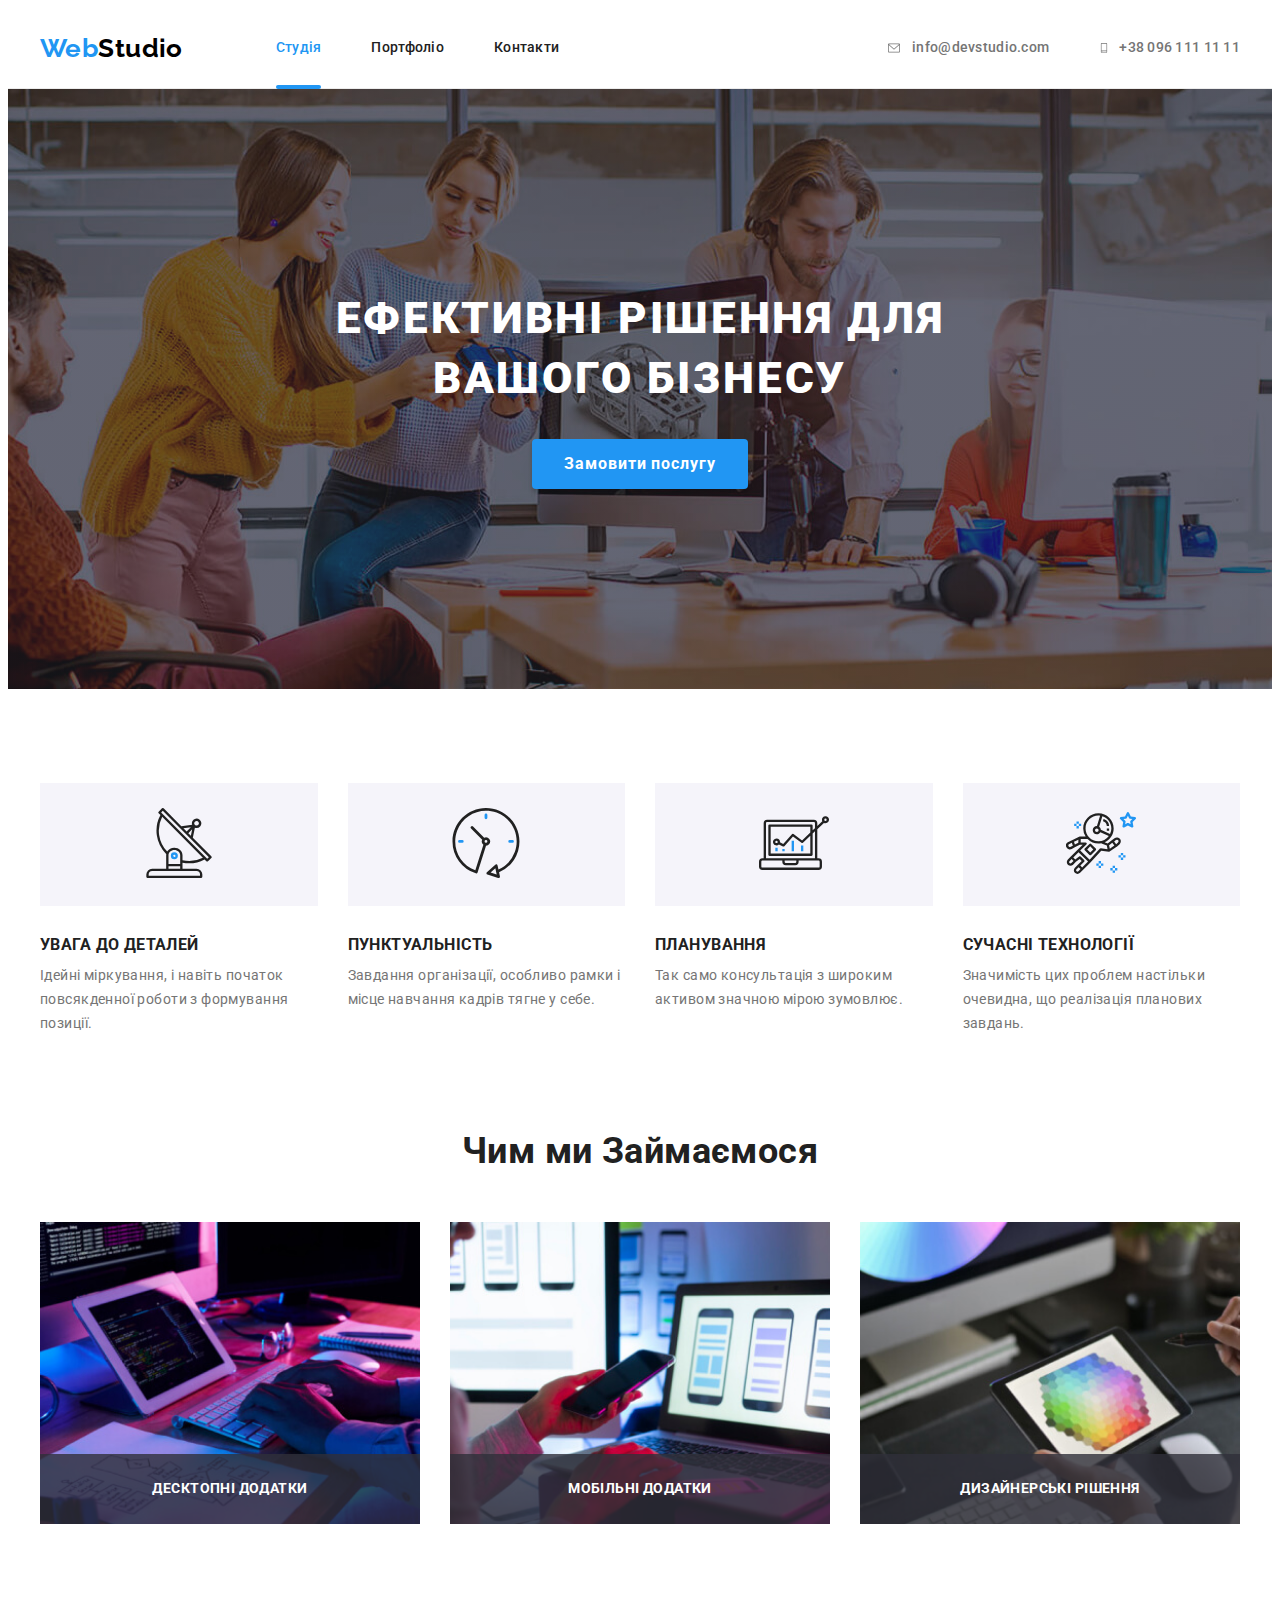
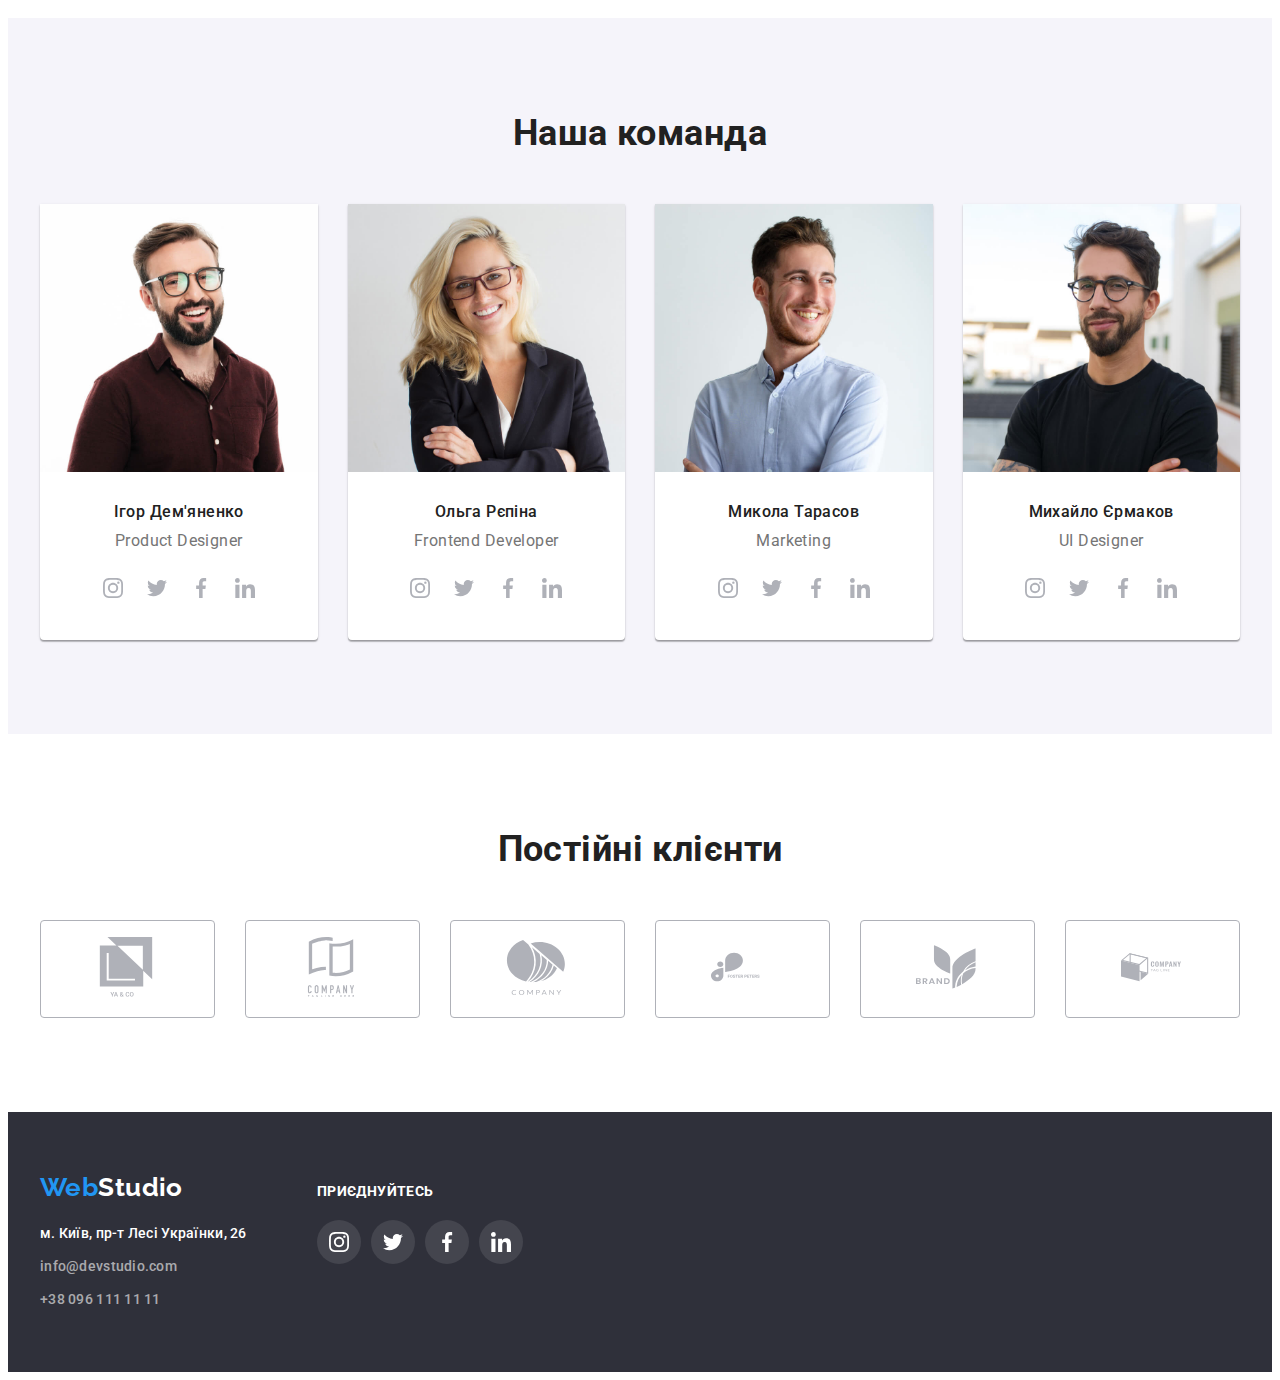
<file: index.html>
<!DOCTYPE html>
<html lang="uk">

<head>
  <meta charset="UTF-8">
  <meta http-equiv="X-UA-Compatible" content="IE=edge">
  <meta name="viewport" content="width=device-width, initial-scale=1.0">
  <title>Студія</title>
  <link rel="preconnect" href="https://fonts.googleapis.com">
  <link rel="preconnect" href="https://fonts.gstatic.com" crossorigin>
  <link href="https://fonts.googleapis.com/css2?family=Raleway:wght@700&family=Roboto:wght@400;500;700;900&display=swap"
    rel="stylesheet">
  <link rel="stylesheet" href="https://cdnjs.cloudflare.com/ajax/libs/modern-normalize/1.1.0/modern-normalize.min.css"
    integrity="sha512-wpPYUAdjBVSE4KJnH1VR1HeZfpl1ub8YT/NKx4PuQ5NmX2tKuGu6U/JRp5y+Y8XG2tV+wKQpNHVUX03MfMFn9Q=="
    crossorigin="anonymous" referrerpolicy="no-referrer" />
  <link rel="stylesheet" href="./css/styles.css">
</head>

<body>
  <header class="header">
    <div class="container">
      <nav class="left-content">
        <a class="main-logo" href="./index.html"><span class="accent-text">Web</span>Studio</a>
        <ul class="main-nav list">
          <li class="main-nav-item"><a class="current link" href="./index.html">Студія</a></li>
          <li class="main-nav-item"><a class="link" href="./portfolio.html">Портфоліо</a></li>
          <li class="main-nav-item"><a class="link" href="">Контакти</a></li>
        </ul>
      </nav>
      <ul class="head-contact list">
        <li class="contact-item"><a class="link" href="mailto:info@devstudio.com">
            <svg class="contact-icon" width="16" height="12">
              <use href="./images/sprite.svg#icon-envelope"></use>
            </svg>
            info@devstudio.com
          </a></li>
        <li class="contact-item"><a class="link" href="tel:+380961111111">
            <svg class="contact-icon" width="10" height="16">
              <use href="./images/sprite.svg#icon-smartphone"></use>
            </svg>
            +38 096 111 11 11
          </a></li>
      </ul>
    </div>
  </header>
  <main>
    <!-- Герой -->
    <section class="hero">
      <h1 class="hero-title">Ефективні рішення для вашого бізнесу</h1>
      <button class="btn hero-btn" type="button" data-modal-open>Замовити послугу</button>
    </section>
    <!-- Переваги -->
    <section class="section advantages">
      <div class="container">
        <h2 class="section-title visually-hidden">Переваги</h2>
        <ul class="advantages-list list">
          <li class="advantages-item">
            <div class="thumb-icon">
              <svg class="icon-advantages" width="70" height="70">
                <use href="./images/sprite.svg#icon-antenna"></use>
              </svg>
            </div>
            <h3 class="item-title">УВАГА ДО ДЕТАЛЕЙ</h3>
            <p class="item-text">Ідейні міркування, і навіть початок повсякденної роботи з формування позиції.</p>
          </li>
          <li class="advantages-item">
            <div class="thumb-icon">
              <svg class="icon-advantages" width="70" height="70">
                <use href="./images/sprite.svg#icon-clock"></use>
              </svg>
            </div>
            <h3 class="item-title">ПУНКТУАЛЬНІСТЬ</h3>
            <p class="item-text">Завдання організації, особливо рамки і місце навчання кадрів тягне у себе.</p>
          </li>
          <li class="advantages-item">
            <div class="thumb-icon">
              <svg class="icon-advantages" width="70" height="70">
                <use href="./images/sprite.svg#icon-diagram"></use>
              </svg>
            </div>
            <h3 class="item-title">ПЛАНУВАННЯ</h3>
            <p class="item-text">Так само консультація з широким активом значною мірою зумовлює.</p>
          </li>
          <li class="advantages-item">
            <div class="thumb-icon">
              <svg class="icon-advantages" width="70" height="70">
                <use href="./images/sprite.svg#icon-astronaut"></use>
              </svg>
            </div>
            <h3 class="item-title">СУЧАСНІ ТЕХНОЛОГІЇ</h3>
            <p class="item-text">Значимість цих проблем настільки очевидна, що реалізація планових завдань.</p>
          </li>
        </ul>
      </div>
    </section>
    <!-- Чим ми Займаємося -->
    <section class="section works">
      <div class="container">
        <h2 class="section-title">Чим ми Займаємося</h2>
        <ul class="list">
          <li class="works-item">
            <img src="images/work_1.jpg" alt="Руки на клавіатурі перед планшетом" width="370">
            <p class="works-text">Десктопні додатки</p>
          </li>
          <li class="works-item">
            <img src="images/work_2.jpg" alt="Рука тримає телефон перед ноутбуком з картинками теефонів" width="370">
            <p class="works-text">Мобільні додатки</p>
          </li>
          <li class="works-item">
            <img src="images/work_3.jpg" alt="планшет з зображенням кольорової гами у руці " width="370">
            <p class="works-text">Дизайнерські рішення</p>
          </li>
        </ul>
      </div>
    </section>
    <!-- Наша команда -->
    <section class="section team">
      <div class="container">
        <h2 class="section-title">Наша команда</h2>
        <ul class="list">
          <li class="list-item">
            <img src="images/team_1.jpg" alt="Чоловік в окулярах з бородою посміхається" width="270">
            <div class="team-content">
              <h3 class="item-title">Ігор Дем'яненко</h3>
              <p class="item-text">Product Designer</p>
              <ul class="social-list list">
                <li class="social-item">
                  <a class="link" href="">
                    <svg class="icon" width="20" height="20">
                      <use href="./images/sprite.svg#icon-instagram"></use>
                    </svg>
                  </a>
                </li>
                <li class="social-item">
                  <a class="link" href="">
                    <svg class="icon" width="20" height="20">
                      <use href="./images/sprite.svg#icon-twitter"></use>
                    </svg>
                  </a>
                </li>
                <li class="social-item">
                  <a class="link" href="">
                    <svg class="icon" width="20" height="20">
                      <use href="./images/sprite.svg#icon-facebook"></use>
                    </svg>
                  </a>
                </li>
                <li class="social-item">
                  <a class="link" href="">
                    <svg class="icon" width="20" height="20">
                      <use href="./images/sprite.svg#icon-linkedin"></use>
                    </svg>
                  </a>
                </li>
              </ul>
            </div>
          </li>
          <li class="list-item">
            <img src="images/team_2.jpg" alt="Світловолоса жінка в окулярах посміхається" width="270">
            <div class="team-content">
              <h3 class="item-title">Ольга Рєпіна</h3>
              <p class="item-text">Frontend Developer</p>
              <ul class="social-list list">
                <li class="social-item">
                  <a class="link" href="">
                    <svg class="icon" width="20" height="20">
                      <use href="./images/sprite.svg#icon-instagram"></use>
                    </svg>
                  </a>
                </li>
                <li class="social-item">
                  <a class="link" href="">
                    <svg class="icon" width="20" height="20">
                      <use href="./images/sprite.svg#icon-twitter"></use>
                    </svg>
                  </a>
                </li>
                <li class="social-item">
                  <a class="link" href="">
                    <svg class="icon" width="20" height="20">
                      <use href="./images/sprite.svg#icon-facebook"></use>
                    </svg>
                  </a>
                </li>
                <li class="social-item">
                  <a class="link" href="">
                    <svg class="icon" width="20" height="20">
                      <use href="./images/sprite.svg#icon-linkedin"></use>
                    </svg>
                  </a>
                </li>
              </ul>
            </div>
          </li>
          <li class="list-item">
            <img src="images/team_3.jpg" alt="Чоловік дивиться в сторону і посміхається" width="270">
            <div class="team-content">
              <h3 class="item-title">Микола Тарасов</h3>
              <p class="item-text">Marketing</p>
              <ul class="social-list list">
                <li class="social-item">
                  <a class="link" href="">
                    <svg class="icon" width="20" height="20">
                      <use href="./images/sprite.svg#icon-instagram"></use>
                    </svg>
                  </a>
                </li>
                <li class="social-item">
                  <a class="link" href="">
                    <svg class="icon" width="20" height="20">
                      <use href="./images/sprite.svg#icon-twitter"></use>
                    </svg>
                  </a>
                </li>
                <li class="social-item">
                  <a class="link" href="">
                    <svg class="icon" width="20" height="20">
                      <use href="./images/sprite.svg#icon-facebook"></use>
                    </svg>
                  </a>
                </li>
                <li class="social-item">
                  <a class="link" href="">
                    <svg class="icon" width="20" height="20">
                      <use href="./images/sprite.svg#icon-linkedin"></use>
                    </svg>
                  </a>
                </li>
              </ul>
            </div>
          </li>
          <li class="list-item">
            <img src="images/team_4.jpg" alt="Бородатий чоловік в окулярах" width="270">
            <div class="team-content">
              <h3 class="item-title">Михайло Єрмаков</h3>
              <p class="item-text">UI Designer</p>
              <ul class="social-list list">
                <li class="social-item">
                  <a class="link" href="">
                    <svg class="icon" width="20" height="20">
                      <use href="./images/sprite.svg#icon-instagram"></use>
                    </svg>
                  </a>
                </li>
                <li class="social-item">
                  <a class="link" href="">
                    <svg class="icon" width="20" height="20">
                      <use href="./images/sprite.svg#icon-twitter"></use>
                    </svg>
                  </a>
                </li>
                <li class="social-item">
                  <a class="link" href="">
                    <svg class="icon" width="20" height="20">
                      <use href="./images/sprite.svg#icon-facebook"></use>
                    </svg>
                  </a>
                </li>
                <li class="social-item">
                  <a class="link" href="">
                    <svg class="icon" width="20" height="20">
                      <use href="./images/sprite.svg#icon-linkedin"></use>
                    </svg>
                  </a>
                </li>
              </ul>
            </div>
          </li>
        </ul>
      </div>
    </section>
    <!-- Постійні клієнти -->
    <section class="section clients">
      <div class="container">
        <h2 class="section-title">Постійні клієнти</h2>
        <ul class="clients-list list">
          <li class="clients-item">
            <a href="" class="link">
              <svg class="icon" width="106" height="60">
                <use href="./images/sprite.svg#icon-client1"></use>
              </svg>
            </a>
          </li>
          <li class="clients-item">
            <a href="" class="link">
              <svg class="icon" width="106" height="60">
                <use href="./images/sprite.svg#icon-client2"></use>
              </svg>
            </a>
          </li>
          <li class="clients-item">
            <a href="" class=" link">
              <svg class="icon" width="106" height="60">
                <use href="./images/sprite.svg#icon-client3"></use>
              </svg>
            </a>
          </li>
          <li class="clients-item">
            <a href="" class="link">
              <svg class="icon" width="106" height="60">
                <use href="./images/sprite.svg#icon-client4"></use>
              </svg>
            </a>
          </li>
          <li class="clients-item">
            <a href="" class="link">
              <svg class="icon" width="106" height="60">
                <use href="./images/sprite.svg#icon-client5"></use>
              </svg>
            </a>
          </li>
          <li class="clients-item">
            <a href="" class="link">
              <svg class="icon" width="106" height="60">
                <use href="./images/sprite.svg#icon-client6"></use>
              </svg>
            </a>
          </li>
        </ul>
      </div>
    </section>
  </main>
  <footer class="footer">
    <div class="footer-wrap container">
      <div class="contact-wrap">
        <a href="" class="main-logo"><span class="accent-text">Web</span>Studio</a>
        <address class="address">
          <ul class="footer-contact list">
            <li class="item physic-addr "><a class="link" href="https://goo.gl/maps/LDWvHmtV3YdbSxmk8">м. Київ, пр-т
                Лесі
                Українки, 26</a></li>
            <li class="item contact-item"><a class="link" href="mailto:info@devstudio.com">info@devstudio.com</a></li>
            <li class="item contact-item"><a class="link" href="tel:+380961111111">+38 096 111 11 11</a></li>
          </ul>
        </address>
      </div>
      <div class="footer-social">
        <p class="social-head">Приєднуйтесь</p>
        <ul class="social-list list">
          <li class="social-item">
            <a class="link" href="">
              <svg class="icon" width="20" height="20">
                <use href="./images/sprite.svg#icon-instagram"></use>
              </svg>
            </a>
          </li>
          <li class="social-item">
            <a class="link" href="">
              <svg class="icon" width="20" height="20">
                <use href="./images/sprite.svg#icon-twitter"></use>
              </svg>
            </a>
          </li>
          <li class="social-item">
            <a class="link" href="">
              <svg class="icon" width="20" height="20">
                <use href="./images/sprite.svg#icon-facebook"></use>
              </svg>
            </a>
          </li>
          <li class="social-item">
            <a class="link" href="">
              <svg class="icon" width="20" height="20">
                <use href="./images/sprite.svg#icon-linkedin"></use>
              </svg>
            </a>
          </li>
        </ul>
      </div>
    </div>
  </footer>

  <div class="backdrop is-hidden" data-modal>
    <div class="modal">
      <button class="btn-close" data-modal-close>
        <svg class="icon-close" width="11" height="11">
          <use href="./images/sprite.svg#icon-close"></use>
        </svg>
      </button>
    </div>
  </div>

  <script src="./js/modal.js"></script>
</body>

</html>
</file>
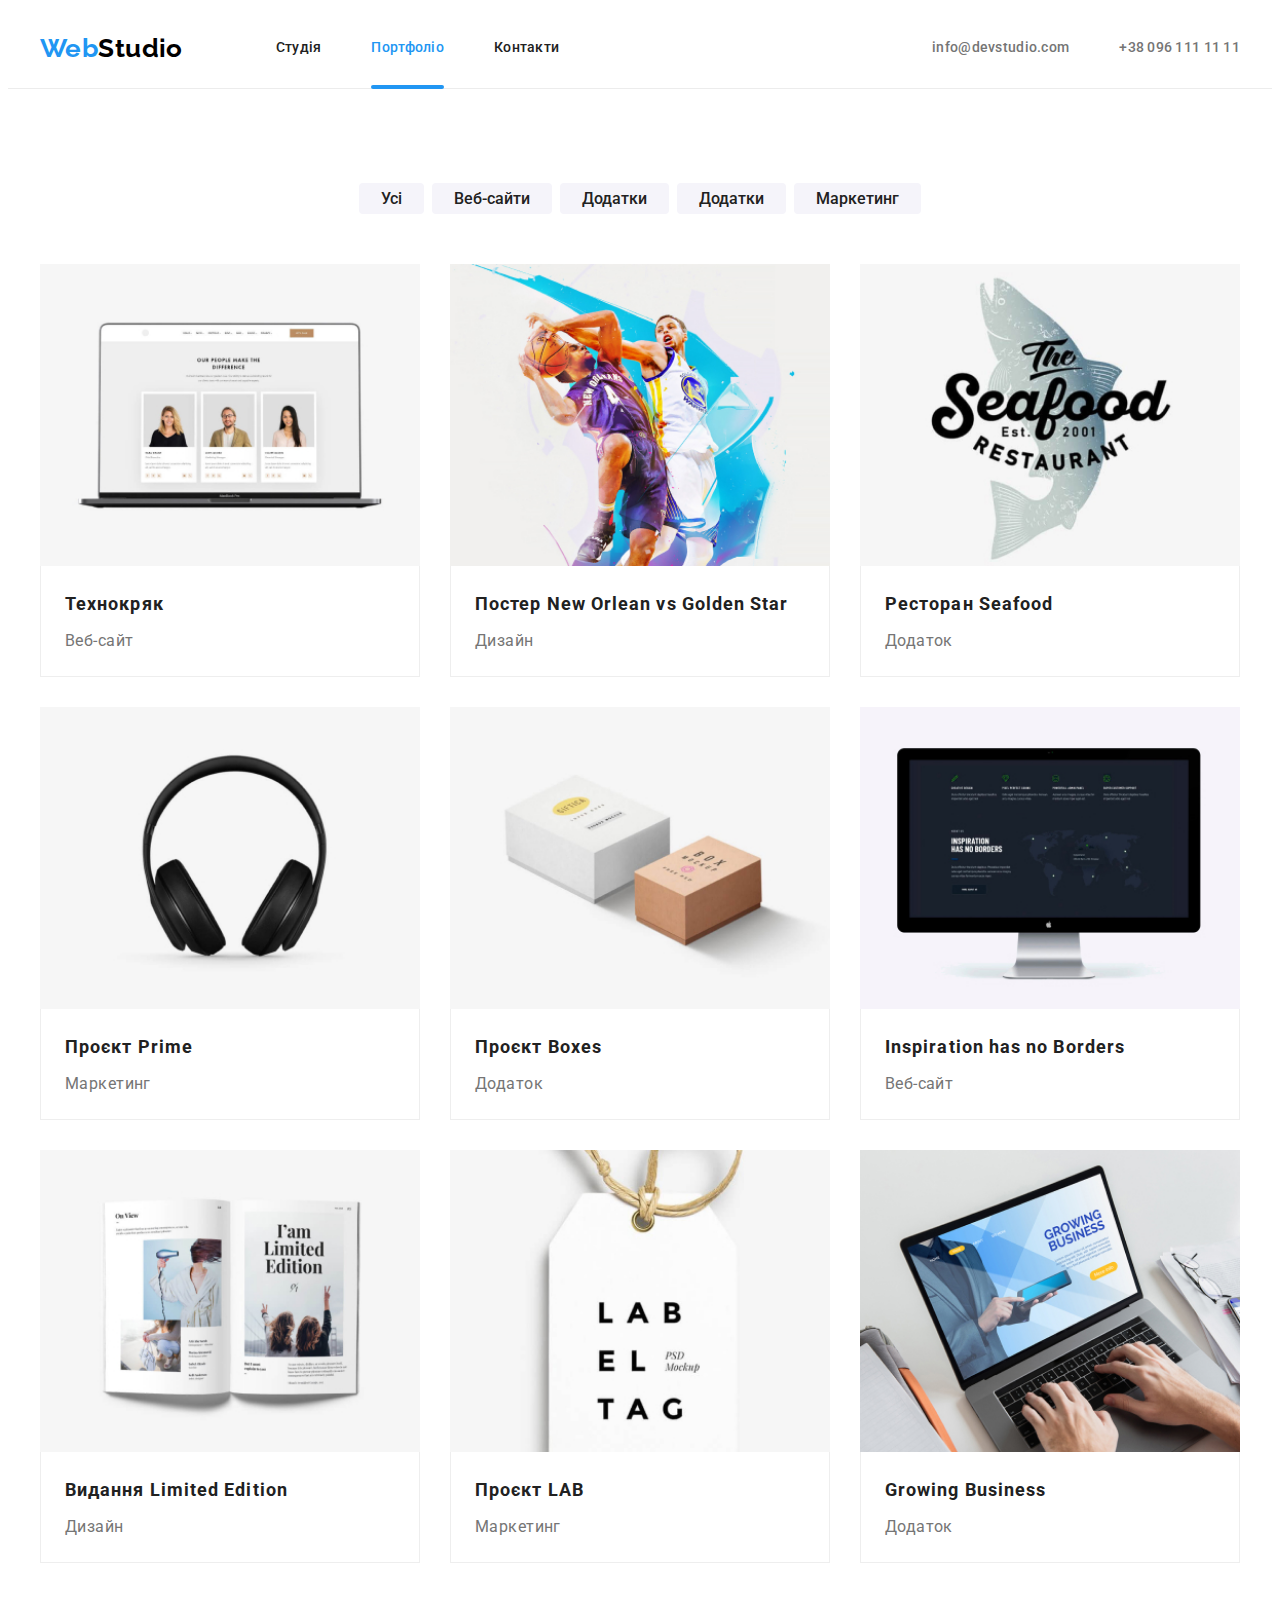
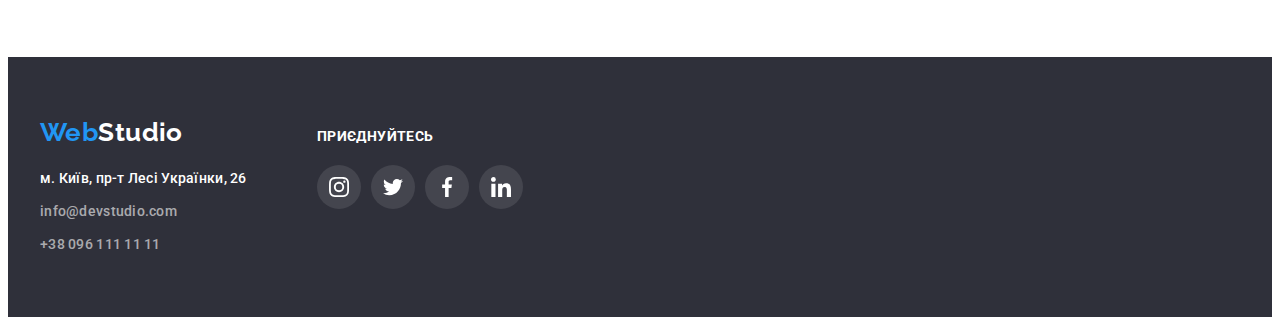
<file: portfolio.html>
<!DOCTYPE html>
<html lang="uk">

<head>
  <meta charset="UTF-8">
  <meta http-equiv="X-UA-Compatible" content="IE=edge">
  <meta name="viewport" content="width=device-width, initial-scale=1.0">
  <title>Студія</title>
  <link rel="preconnect" href="https://fonts.googleapis.com">
  <link rel="preconnect" href="https://fonts.gstatic.com" crossorigin>
  <link href="https://fonts.googleapis.com/css2?family=Raleway:wght@700&family=Roboto:wght@400;500;700;900&display=swap"
    rel="stylesheet">
  <link rel="stylesheet" href="https://cdnjs.cloudflare.com/ajax/libs/modern-normalize/1.1.0/modern-normalize.min.css"
    integrity="sha512-wpPYUAdjBVSE4KJnH1VR1HeZfpl1ub8YT/NKx4PuQ5NmX2tKuGu6U/JRp5y+Y8XG2tV+wKQpNHVUX03MfMFn9Q=="
    crossorigin="anonymous" referrerpolicy="no-referrer" />
  <link rel="stylesheet" href="./css/styles.css">
</head>

<body>
  <header class="header">
    <div class="container">
      <nav class="left-content">
        <a class="main-logo" href="./index.html"><span class="accent-text">Web</span>Studio</a>
        <ul class="main-nav list">
          <li class="main-nav-item"><a class="link" href="./index.html">Студія</a></li>
          <li class="main-nav-item"><a class="current link" href="./portfolio.html">Портфоліо</a></li>
          <li class="main-nav-item"><a class="link" href="">Контакти</a></li>
        </ul>
      </nav>
      <ul class="head-contact list">
        <li class="contact-item"><a class="link" href="mailto:info@devstudio.com">info@devstudio.com</a></li>
        <li class="contact-item"><a class="link" href="tel:+380961111111">+38 096 111 11 11</a></li>
      </ul>
    </div>
  </header>
  <main>
    <section class="section">
      <div class="container">
        <h1 class="visually-hidden">Портфоліо</h1>

        <ul class="filter-list list">
          <li class="filter-item"><button class="btn" type="button">Усі</button></li>
          <li class="filter-item"><button class="btn" type="button">Веб-сайти</button></li>
          <li class="filter-item"><button class="btn" type="button">Додатки</button></li>
          <li class="filter-item"><button class="btn" type="button">Додатки</button></li>
          <li class="filter-item"><button class="btn" type="button">Маркетинг</button></li>
        </ul>

        <ul class="work-list list">
          <li class="work-item">
            <a class="item-link" href="">
              <div class="thumb">
                <img src="./images/work1.jpg" alt="Ноутбук із зображенням сайту" width="370">
                <p class="work-description">
                  Ресурс пропонує комплексні пропозиції з різним рівнем функціоналу та сервісів. Все це дозволить
                  відвідувачу отримати
                  вичерпні відомості про компанію чи приватну особу.
                </p>
              </div>
              <div class="item-content">
                <h2 class="work-list-title">Технокряк</h2>
                <p class="work-list-text">Веб-сайт</p>
              </div>
            </a>
          </li>
          <li class="work-item">
            <a class="item-link" href="">
              <div class="thumb">
                <img src="./images/work2.jpg" alt="Два баскетболісти" width="370">
                <p class="work-description">
                  Ресурс пропонує комплексні пропозиції з різним рівнем функціоналу та сервісів. Все це дозволить
                  відвідувачу отримати
                  вичерпні відомості про компанію чи приватну особу.
                </p>
              </div>
              <div class="item-content">
                <h2 class="work-list-title">Постер New Orlean vs Golden Star</h2>
                <p class="work-list-text">Дизайн</p>
              </div>
            </a>
          </li>
          <li class="work-item">
            <a class="item-link" href="">
              <div class="thumb">
                <img src="./images/work3.jpg" alt="Логотип з назвою ресторану" width="370">
                <p class="work-description">
                  Ресурс пропонує комплексні пропозиції з різним рівнем функціоналу та сервісів. Все це дозволить
                  відвідувачу отримати
                  вичерпні відомості про компанію чи приватну особу.
                </p>
              </div>
              <div class="item-content">
                <h2 class="work-list-title">Ресторан Seafood</h2>
                <p class="work-list-text">Додаток</p>
              </div>
            </a>
          </li>
          <li class="work-item">
            <a class="item-link" href="">
              <div class="thumb">
                <img src="./images/work4.jpg" alt="Навушники" width="370">
                <p class="work-description">
                  Ресурс пропонує комплексні пропозиції з різним рівнем функціоналу та сервісів. Все це дозволить
                  відвідувачу отримати
                  вичерпні відомості про компанію чи приватну особу.
                </p>
              </div>
              <div class="item-content">
                <h2 class="work-list-title">Проєкт Prime</h2>
                <p class="work-list-text">Маркетинг</p>
              </div>
            </a>
          </li>
          <li class="work-item">
            <a class="item-link" href="">
              <div class="thumb">
                <img src="./images/work5.jpg" alt="Дві коробки" width="370">
                <p class="work-description">
                  Ресурс пропонує комплексні пропозиції з різним рівнем функціоналу та сервісів. Все це дозволить
                  відвідувачу отримати
                  вичерпні відомості про компанію чи приватну особу.
                </p>
              </div>
              <div class="item-content">
                <h2 class="work-list-title">Проєкт Boxes</h2>
                <p class="work-list-text">Додаток</p>
              </div>
            </a>
          </li>
          <li class="work-item">
            <a class="item-link" href="">
              <div class="thumb">
                <img src="./images/work6.jpg" alt="Монітор" width="370">
                <p class="work-description">
                  Ресурс пропонує комплексні пропозиції з різним рівнем функціоналу та сервісів. Все це дозволить
                  відвідувачу отримати
                  вичерпні відомості про компанію чи приватну особу.
                </p>
              </div>
              <div class="item-content">
                <h2 class="work-list-title">Inspiration has no Borders</h2>
                <p class="work-list-text">Веб-сайт</p>
              </div>
            </a>
          </li>
          <li class="work-item">
            <a class="item-link" href="">
              <div class="thumb">
                <img src="./images/work7.jpg" alt="Відкритий журнал" width="370">
                <p class="work-description">
                  Ресурс пропонує комплексні пропозиції з різним рівнем функціоналу та сервісів. Все це дозволить
                  відвідувачу отримати
                  вичерпні відомості про компанію чи приватну особу.
                </p>
              </div>
              <div class="item-content">
                <h2 class="work-list-title">Видання Limited Edition</h2>
                <p class="work-list-text">Дизайн</p>
              </div>
            </a>
          </li>
          <li class="work-item">
            <a class="item-link" href="">
              <div class="thumb">
                <img src="./images/work8.jpg" alt="Етикетка на мотузці" width="370">
                <p class="work-description">
                  Ресурс пропонує комплексні пропозиції з різним рівнем функціоналу та сервісів. Все це дозволить
                  відвідувачу отримати
                  вичерпні відомості про компанію чи приватну особу.
                </p>
              </div>
              <div class="item-content">
                <h2 class="work-list-title">Проєкт LAB</h2>
                <p class="work-list-text">Маркетинг</p>
              </div>
            </a>
          </li>
          <li class="work-item">
            <a class="item-link" href="">
              <div class="thumb">
                <img src="./images/work9.jpg" alt="Руки на клавіатурі ноутбука" width="370">
                <p class="work-description">
                  Ресурс пропонує комплексні пропозиції з різним рівнем функціоналу та сервісів. Все це дозволить
                  відвідувачу отримати
                  вичерпні відомості про компанію чи приватну особу.
                </p>
              </div>
              <div class="item-content">
                <h2 class="work-list-title">Growing Business</h2>
                <p class="work-list-text">Додаток</p>
              </div>
            </a>
          </li>
        </ul>
      </div>
    </section>
  </main>
  <footer class="footer">
    <div class="footer-wrap container">
      <div class="contact-wrap">
        <a href="" class="main-logo"><span class="accent-text">Web</span>Studio</a>
        <address class="address">
          <ul class="footer-contact list">
            <li class="item physic-addr "><a class="link" href="https://goo.gl/maps/LDWvHmtV3YdbSxmk8">м. Київ, пр-т
                Лесі
                Українки, 26</a></li>
            <li class="item contact-item"><a class="link" href="mailto:info@devstudio.com">info@devstudio.com</a></li>
            <li class="item contact-item"><a class="link" href="tel:+380961111111">+38 096 111 11 11</a></li>
          </ul>
        </address>
      </div>
      <div class="footer-social">
        <p class="social-head">Приєднуйтесь</p>
        <ul class="social-list list">
          <li class="social-item">
            <a class="link" href="">
              <svg class="icon" width="20" height="20">
                <use href="./images/sprite.svg#icon-instagram"></use>
              </svg>
            </a>
          </li>
          <li class="social-item">
            <a class="link" href="">
              <svg class="icon" width="20" height="20">
                <use href="./images/sprite.svg#icon-twitter"></use>
              </svg>
            </a>
          </li>
          <li class="social-item">
            <a class="link" href="">
              <svg class="icon" width="20" height="20">
                <use href="./images/sprite.svg#icon-facebook"></use>
              </svg>
            </a>
          </li>
          <li class="social-item">
            <a class="link" href="">
              <svg class="icon" width="20" height="20">
                <use href="./images/sprite.svg#icon-linkedin"></use>
              </svg>
            </a>
          </li>
        </ul>
      </div>
    </div>
  </footer>
</body>

</html>
</file>
<file: css/styles.css>
:root {
  --primary-text-color: #212121;
  --secondary-text-color: #757575;
  --light-text-color: #ffffff;
  --additional-text-color: rgba(255, 255, 255, 0.6);
  --accent-color: #2196F3;
  --primary-background-color: #ffffff;
  --secondary-background-color: #2F303A;
  --additional-background-color: #F5F4FA;
}

body {
  font-family: 'Roboto', sans-serif;
  font-size: 14px;
  letter-spacing: 0.03em;
  color: var(--primary-text-color);

  background-color: var(--primary-background-color);
}

h1,
h2,
h3,
h4,
p {
  margin: 0;
}

ul {
  margin: 0;
  padding-left: 0;
}

img {
  display: block;
  width: 100%;
  height: auto;
}

button {
  cursor: pointer;
}

/* utils */

.visually-hidden {
  position: absolute;

  width: 1px;
  height: 1px;
  margin: -1px;
  padding: 0;

  border: 0;

  overflow: hidden;
}

.container {
  width: 1200px;
  padding-left: 15px;
  padding-right: 15px;
  margin: 0 auto;
}

/* block header */

.header {
  border-bottom: 1px solid #ECECEC;
}

.header .container {
  display: flex;
  align-items: center;
}

.left-content {
  display: flex;
  align-items: center;
}

.main-logo {
  font-family: 'Raleway', sans-serif;
  font-weight: 700;
  font-size: 26px;
  line-height: 1.17;
  color: #000000;
  text-decoration: none;
}

.main-logo .accent-text {
  color: var(--accent-color);
}

.header .main-logo {
  padding: 24px 0;
}

.list {
  list-style: none;
}

.link {
  text-decoration: none;
  font-weight: 500;
  line-height: 1.14;
  letter-spacing: 0.02em;
}

.main-nav {
  display: flex;
  margin-left: 93px;
}

.main-nav-item .link {
  position: relative;
  display: block;
  padding-top: 32px;
  padding-bottom: 32px;
  color: var(--primary-text-color);
}

.main-nav-item:not(:last-child),
.head-contact .contact-item:not(:last-child) {
  margin-right: 50px;
}

.head-contact {
  margin-left: auto;
  display: flex;
}

.head-contact .link {
  color: var(--secondary-text-color);
}

.head-contact .contact-item .link {
  display: flex;
  align-items: center;
  padding-top: 32px;
  padding-bottom: 32px;
}

.list .link {
  transition: color 250ms cubic-bezier(0.4, 0, 0.2, 1),
    background-color 250ms cubic-bezier(0.4, 0, 0.2, 1),
    border-color 250ms cubic-bezier(0.4, 0, 0.2, 1);
}

.main-nav .current.link,
.list .link:hover,
.list .link:focus {
  color: var(--accent-color);
}

.current.link::after {
  content: '';
  position: absolute;
  bottom: -1px;
  left: 0;
  background-color: var(--accent-color);
  width: 100%;
  height: 4px;
  border-radius: 4px;
}

.contact-icon {
  margin-right: 10px;

  fill: currentColor;
}

/* block hero */
.hero {
  padding: 200px 0;
  text-align: center;
  background-color: #C4C4C4;
  background-image: linear-gradient(to right,
      rgba(47, 48, 58, 0.4), rgba(47, 48, 58, 0.4)), url(../images/main-bg.jpg);
  background-repeat: no-repeat;
  background-position: center;
  background-size: 1600px auto;
}

.hero-title {
  margin-bottom: 30px;
  margin-left: auto;
  margin-right: auto;
  max-width: 696px;

  font-weight: 900;
  font-size: 44px;
  line-height: 1.36;
  text-align: center;
  letter-spacing: 0.06em;
  text-transform: uppercase;
  color: var(--light-text-color);
}

.btn {
  font-family: inherit;
  font-size: 16px;
  border: none;
  border-radius: 4px;
  transition: background-color 250ms cubic-bezier(0.4, 0, 0.2, 1);
}

.hero-btn {
  padding: 10px 32px;

  font-weight: 700;
  line-height: 1.88;
  letter-spacing: 0.06em;
  color: var(--light-text-color);

  background-color: var(--accent-color);
  box-shadow: 0px 4px 4px rgba(0, 0, 0, 0.15);
}

.hero-btn:hover,
.hero-btn:focus {
  background-color: #188CE8;
}


/* block advantages */
.section {
  padding-top: 94px;
  padding-bottom: 94px;
}

.section.advantages {
  padding-bottom: 0;
}

.advantages-list {
  display: flex;
}

.advantages-item {
  flex-basis: calc((100% - (30px * 3)) / 4);
}

.advantages-item:not(:last-child) {
  margin-right: 30px;
}

.advantages-item .thumb-icon {
  padding-top: 25px;
  padding-bottom: 25px;
  text-align: center;

  background-color: var(--additional-background-color);
}

.advantages .item-title {
  margin-top: 30px;
  line-height: 1.14;
  text-transform: uppercase;
}

.advantages .item-text {
  margin-top: 10px;

  line-height: 1.71;
  color: var(--secondary-text-color);
}

/* block works */

.works .list,
.team .list {
  display: flex;
}

.works-item {
  position: relative;
  flex-basis: calc((100% - (30px * 2)) / 3);
}

.works-item:not(:last-child) {
  margin-right: 30px;
}

.section-title {
  margin-bottom: 50px;
  font-size: 36px;
  line-height: 1.17;
  text-align: center;
}

.works-text {
  position: absolute;
  bottom: 0;
  left: 0;
  display: flex;
  justify-content: center;
  align-items: center;
  width: 100%;
  min-height: 70px;
  font-weight: 700;
  line-height: 1.14;
  text-transform: uppercase;
  color: var(--light-text-color);
  background-color: rgba(47, 48, 58, 0.8);
}

/* block team */

.team {
  background-color: var(--additional-background-color);
}

.team .list-item {
  flex-basis: calc((100% - (30px * 3)) / 4);

  background-color: var(--primary-background-color);
  font-size: 16px;
  line-height: 1.19;
  text-align: center;

  border-radius: 0px 0px 4px 4px;
  box-shadow: 0px 1px 3px rgba(0, 0, 0, 0.12), 0px 1px 1px rgba(0, 0, 0, 0.14), 0px 2px 1px rgba(0, 0, 0, 0.2);
}

.team .list-item:not(:last-child) {
  margin-right: 30px;
}

.team .team-content {
  padding-top: 30px;
  padding-bottom: 30px;
}

.team .item-title {
  font-size: inherit;
  font-weight: 500;
}

.team .item-text {
  margin-top: 10px;

  color: var(--secondary-text-color);
}

.team .social-list {
  margin-top: 16px;
  justify-content: center;
}

.social-item {
  width: 44px;
  height: 44px;
  overflow: hidden;
  border-radius: 50%;
}

.social-item .link {
  display: flex;
  justify-content: center;
  align-items: center;
  width: 100%;
  height: 100%;

  color: #AFB1B8;
}

.social-item .icon {
  fill: currentColor;
}

.social-item .link:hover,
.social-item .link:focus {
  background-color: var(--accent-color);
  color: #ffffff;
}

/* block-clients */

.clients-list {
  display: flex;
}

.clients-list .clients-item {
  flex-basis: calc((100% - (30px * 5)) / 6);
}

.clients-list .clients-item:not(:first-child) {
  margin-left: 30px;
}

.clients-item .link {
  display: block;
  padding: 16px 32px;
  color: #AFB1B8;
  border: 1px solid #AFB1B8;
  border-radius: 4px;
}

.clients-item .link:hover {
  border-color: var(--accent-color);
  color: var(--accent-color);
}

.clients-item .icon {
  fill: currentColor;
}

/* footer */

.footer {
  padding-top: 60px;
  padding-bottom: 60px;

  background-color: var(--secondary-background-color);
}

.footer-wrap {
  display: flex;
}

.address {
  margin-top: 20px;

  font-style: normal;
}

.footer-contact .item:not(:first-child) {
  margin-top: 9px;
}

.footer-contact .link {
  line-height: 1.71;

}

.footer-contact .link {
  color: var(--additional-text-color);
}

.footer .main-logo,
.physic-addr .link {
  color: var(--light-text-color);
}

.footer-social {
  margin-left: 70px;
  padding-top: 12px;
}

.social-head {
  margin-bottom: 20px;
  font-weight: 700;
  line-height: 1.14;
  text-transform: uppercase;
  color: var(--light-text-color);
}

.footer-social .social-list {
  display: flex;
}

.footer-social .link {
  color: var(--light-text-color);
  background-color: rgba(255, 255, 255, 0.1);
}

.footer-social .social-item:not(:first-child) {
  margin-left: 10px;
}

/* Page portfolio */

.filter-list {
  display: flex;
  justify-content: center;
  margin-bottom: 50px;
}

.filter-list .filter-item:not(:first-child) {
  margin-left: 8px;
}

.filter-list .btn {
  padding: 6px 22px;

  font-weight: 500;
  text-align: center;
  color: var(--primary-text-color);

  background-color: var(--additional-background-color);
  transition: color 250ms cubic-bezier(0.4, 0, 0.2, 1),
    background-color 250ms cubic-bezier(0.4, 0, 0.2, 1),
    box-shadow 250ms cubic-bezier(0.4, 0, 0.2, 1) 50ms;
}

.filter-list .btn:hover,
.filter-list .btn:focus,
.filter-list .btn.active {
  color: var(--light-text-color);
  background-color: var(--accent-color);
  box-shadow: 0px 3px 1px rgba(0, 0, 0, 0.1), 0px 1px 2px rgba(0, 0, 0, 0.08), 0px 2px 2px rgba(0, 0, 0, 0.12);
}

.work-list {
  display: flex;
  flex-wrap: wrap;
  margin-top: -30px;
  margin-left: -30px;
}

.work-item {
  margin-top: 30px;
  margin-left: 30px;
  flex-basis: calc((100% - 90px) / 3);
}

.work-item .item-link {
  display: block;
  text-decoration: none;
  transition: box-shadow 250ms cubic-bezier(0.4, 0, 0.2, 1);
}

.work-item .thumb {
  position: relative;
  overflow: hidden;
}

.work-item .work-description {
  position: absolute;
  top: 0;
  left: 0;
  width: 100%;
  height: 100%;
  display: flex;
  align-items: center;
  padding: 24px;

  font-size: 18px;
  line-height: 1.56;
  color: var(--light-text-color);
  background-color: rgba(33, 150, 243, 0.9);
  transform: translateY(100%);
  transition: transform 250ms cubic-bezier(0.4, 0, 0.2, 1);
}

.work-item .item-link:hover,
.work-item .item-link:focus {
  box-shadow: 0px 1px 1px rgba(0, 0, 0, 0.12), 0px 4px 4px rgba(0, 0, 0, 0.06), 1px 4px 6px rgba(0, 0, 0, 0.16);
}

.work-item .item-link:hover .work-description {
  transform: translateY(0);
}

.work-item .item-content {
  padding: 20px 24px;

  border-right: 1px solid #EEEEEE;
  border-bottom: 1px solid #EEEEEE;
  border-left: 1px solid #EEEEEE;
}

.work-list-title {
  margin-bottom: 4px;

  font-weight: 700;
  font-size: 18px;
  line-height: 2;
  letter-spacing: 0.06em;
  color: var(--primary-text-color);
}

.work-list-text {
  font-size: 16px;
  line-height: 1.88;
  color: var(--secondary-text-color);
}



.backdrop {
  position: fixed;
  top: 0;
  left: 0;
  width: 100%;
  height: 100%;
  background: rgba(0, 0, 0, 0.2);
  transition: visibility 250ms cubic-bezier(0.4, 0, 0.2, 1),
    opacity 250ms cubic-bezier(0.4, 0, 0.2, 1);
}

.is-hidden {
  opacity: 0;
  visibility: hidden;
  pointer-events: none;
}

.backdrop.is-hidden .modal {
  transform: translate(-50%, -50%) scale(0);
}

.modal {
  position: absolute;
  top: 50%;
  left: 50%;
  width: 528px;
  height: 581px;
  transform: translate(-50%, -50%);
  background: #FFFFFF;
  box-shadow: 0px 1px 3px rgba(0, 0, 0, 0.12), 0px 1px 1px rgba(0, 0, 0, 0.14), 0px 2px 1px rgba(0, 0, 0, 0.2);
  border-radius: 4px;

  transition: transform 250ms cubic-bezier(0.4, 0, 0.2, 1) 100ms;
}

.modal .btn-close {
  position: absolute;
  top: 8px;
  right: 8px;
  width: 30px;
  height: 30px;
  display: flex;
  justify-content: center;
  align-items: center;
  color: #000000;
  border: 1px solid rgba(0, 0, 0, 0.1);
  border-radius: 50%;
  background-color: #ffffff;
}

.modal .icon-close {
  fill: currentColor;
}
</file>
